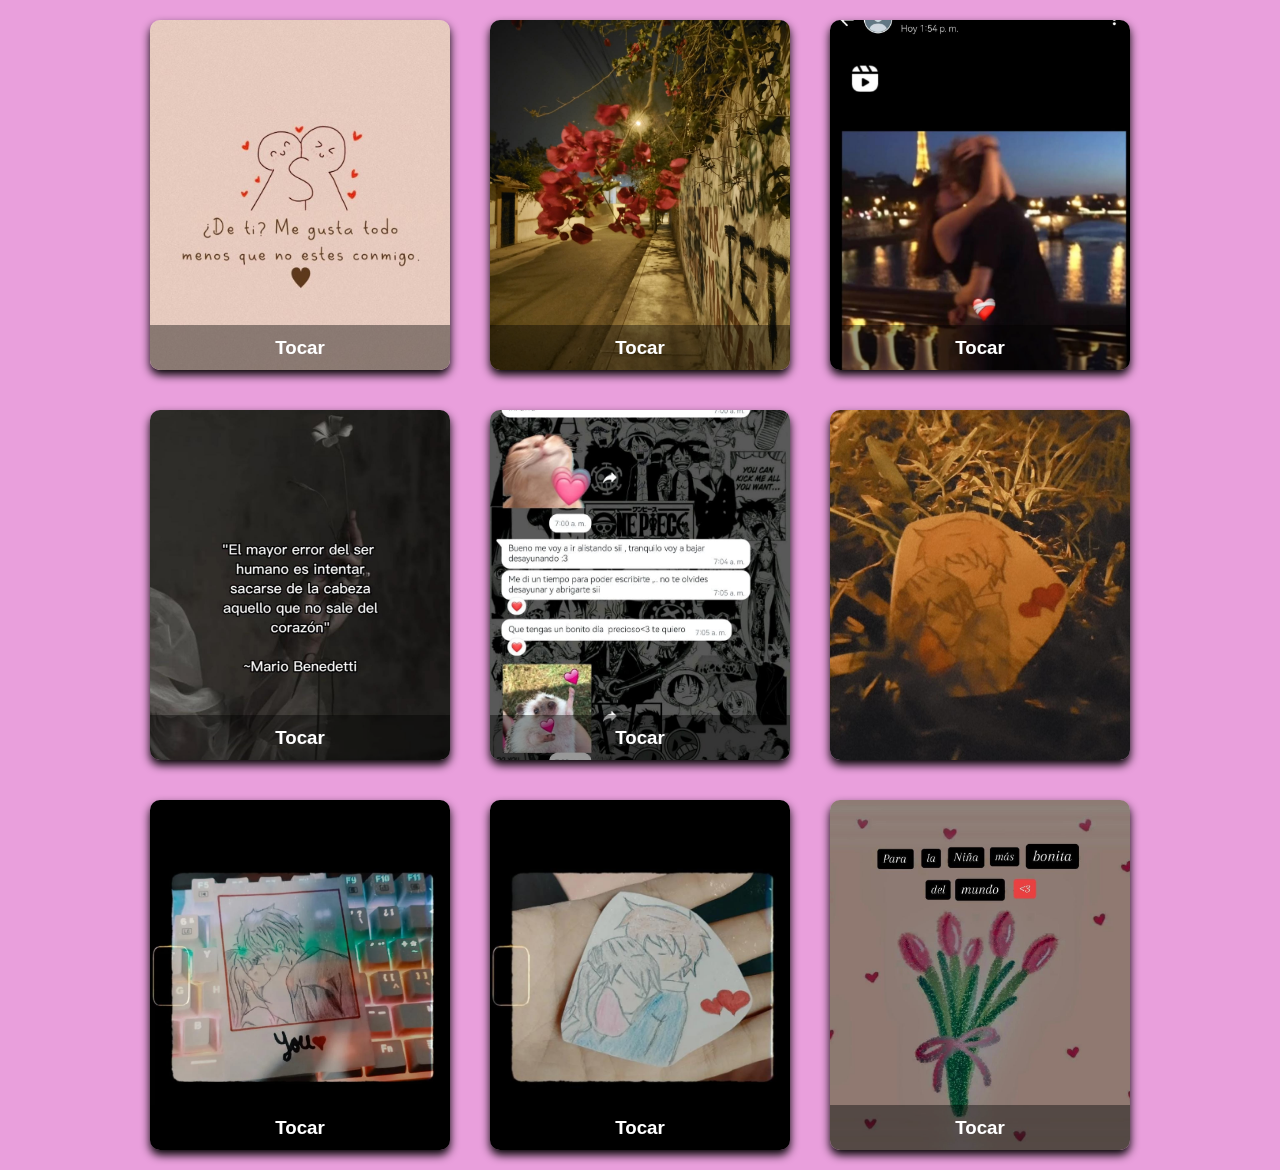
<file: index.html>
<!DOCTYPE html>
<html lang="en">
<head>
    <meta charset="UTF-8">
    <meta http-equiv="X-UA-Compatible" content="IE=edge">
    <meta name="viewport" content="width=device-width, initial-scale=1.0">
    <link rel="shortcut icon" href="./favorito.png" type="image/x-icon">
    <title>Eliana <3 </title>
    <link rel="stylesheet" href="styles.css">
</head>
<body>
    <div class="card">
        <div class="face front">
            <img src="./4.jpeg" alt="">
            <h3>Tocar</h3>
        </div>
        <div class="face back">
            
            <p>No creo que llegues a ver esto, pero de todas formas lo dejare aquí, no se lo que estes pasando pero estas contando con mi apoyo como siempre lo haz tenido todos los dias me quedo pensando en la nada y me da ansiedad pensar en ti porque eres mi mejor amiga pero me ilusione tanto a esa probabilidad de tener algo mas que al ser rechazado me hizo demasiado daño, casi me mata la desesperación de la noche siguiente.</p>
            
        </div>
    </div>
    <div class="card">
        <div class="face front">
            <img src="./5.jpeg" alt="">
            <h3>Tocar</h3>
        </div>
        <div class="face back">
            
            <p>Pensando que tenia la culpa de no poder decirte eso antes, fui demasiado cobarde, pero créeme que te quiero demasiado eres por lo que tanto tiempo no supe lo que se sentia estar "Feliz" cada día que nos podiamos ver eran los mejores para mí me sentia tan libre estar a tu lado que queria hacerlo siempre.</p>
           
        </div>
    </div>
    <div class="card">
        <div class="face front">
            <img src="./6.jpeg" alt="">
            <h3>Tocar</h3>
        </div>
        <div class="face back">
            
            <p>Quiza parezca muy egoista de mi parte solo pensar en mí, pero te veia tan feliz que creí que tambien querias tener algo conmigo quisa si tuviste la intención pero no lo hemos podido llevar a cabo. Eli eres y siempre seras alguien muy especial para mí tanto es ese sentimiento por ti que yo.....</p>
            
        </div>
    </div>
    <div class="card">
        <div class="face front">
            <img src="./7.jpeg" alt="">
            <h3>Tocar</h3>
        </div>
        <div class="face back">
            
            <p>No me daré por vencido y seguire luchando por ese "Nosotros" no se cuanto me cueste, estare contigo en las buenas y en las malas como siempre lo estuve tendras mi apoyo en todo sere tu mejor amigo pero tambien tengo la esperanza de algun día poder tenerte en mis brazos, poder besarte, y protegerte como mi mayor tesoro porque eres mucho más que eso.</p>
            
        </div>
    </div>
    <div class="card">
        <div class="face front">
            <img src="./9.jpeg" alt="">
            <h3>Tocar</h3>
        </div>
        <div class="face back">
            
            <p>Tenemos 5 años de amistad que no me gustaria perderlo, te quiero bastante Eli capaz no soy la persona mas atractiva, pero me esforzare en ser esa persona que te haga feliz y siempre te saque una sonrisa porque me encanta verte sonreir, se que tienes un pequeño cariño hacia mi a pesar de ser fria siempre me demostraste amor y eso no se puede borrar de una día para otro.</p>
            
        </div>
    </div>
    <div class="card">
        <div class="face front">
            <img src="./8.jpeg" alt="">
            
        </div>
        <div class="face back">
         
            <p>No soy un niño, soy un hombre que lucha por sus sueños y en mis sueños estas tú. Los días, semanas, meses, años pasan volando y no dejare de esforzarme para tenerte porque si algo me enseño la vida es a no rendirme y seguir adelante, se que tus sentimientos hacia mi no terminaron se que aun siguen ahí y como lo dije antes esperare el tiempo que sea necesario mientras hago eso seguire siendo tu mejor amigo "Mariana y Rivers" te quiero mucho Eli no lo olvides<3 </p>
        </div>
    </div>
    <div class="card">
        <div class="face front">
            <img src="./2.jpeg" alt="">
            <h3>Tocar</h3>
        </div>
        <div class="face back">
            <h3>Dos Segundos</h3>
            <p>Aunque dos segundos parecen poco tiempo, a mi siempre me han rendido, en dos segundos puedo darte un beso en la frente, o decir que te quiero mientras te veo sonrojarte, en dos segundos puedo enredar mis dedos en tu cabello, mientras contemplo tu belleza, en dos segundos se puede mejorar el día, si los invierto en ti.</p>
            <div class="link">
            </div>
        </div>
    </div>

    <div class="card">
        <div class="face front">
            <img src="./1.jpeg" alt="">
            <h3>Tocar</h3>
        </div>
        <div class="face back">
            <h3>Mi Mundo</h3>
            <p>No sé tu, pero yo quisiera llevarte a muchos lugares y ver tu linda sonrisa opacando paisajes, atardeceres y la magia de muchos pueblitos. En pocas palabras, yo quiero que seas el centro de mi universo al menos en esta vida.</p>
            <div class="link">
            </div>
        </div>
    </div>

    <div class="card">
        <div class="face front">
            <img src="./3.jpeg" alt="">
            <h3>Tocar</h3>
        </div>
        <div class="face back">
            <h3>Tú</h3>
            <p>Créeme, eres lo más bonito que ha llegado a mi vida. Quizás tú no lo sientas de la misma manera, pero aún así me alegra haberte conocido. Me alegra pasar tiempo contigo, escuchar tu voz, tu risa. Me alegra tenerte en mi vida.</p>
            <div class="link">
                <a href="./declaracion.html">Toca aquí</a>
            </div>
        </div>
    </div>
    
    
    
</body>
</html>
</file>
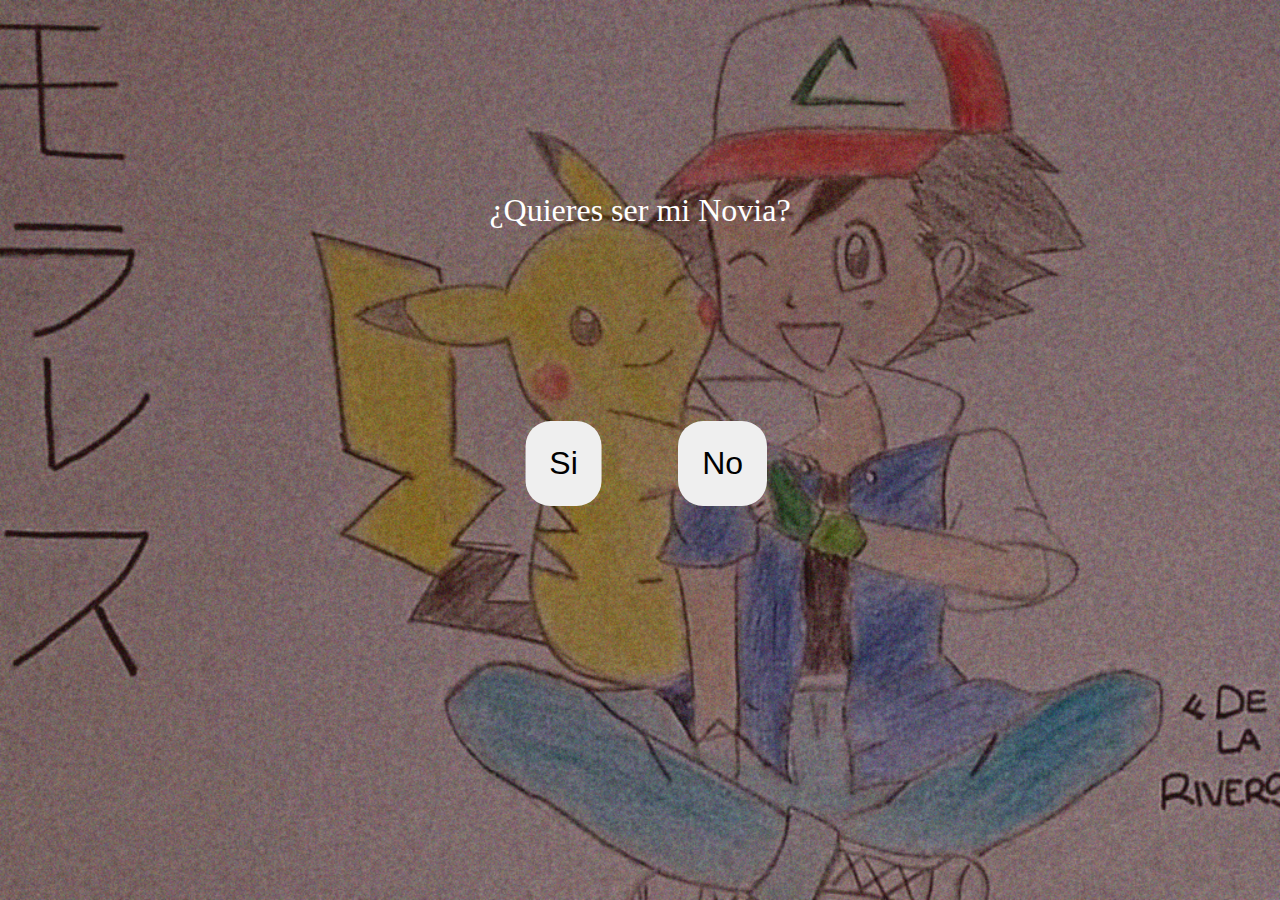
<file: declaracion.html>
<!DOCTYPE html>
<html lang="es">
<head>
    <meta charset="UTF-8">
    <meta http-equiv="X-UA-Compatible" content="IE=edge">
    <meta name="viewport" content="width=device-width, initial-scale=1.0">
    <link rel="shortcut icon" href="./favorito.png" type="image/x-icon">
    <title>Eliana <3 </title>
    <link rel="stylesheet" href="estilos.css">
</head>
<body>

    <div class="contenedor">
        <p>¿Quieres ser mi Novia?</p>
        <button id="yesBtn">Si</button>
        <button id="noBtn">No</button>
    </div>
    <script src="index.js"></script>

</body>
</html>
</file>
<file: styles.css>
* {
    margin: 0;
    padding: 0;
    box-sizing: border-box;
    font-family: sans-serif;
}

body {
    display: flex;
    flex-wrap: wrap;
    align-items: center;
    justify-content: center;
    min-height: 100vh;
    background: rgb(233, 159, 220);
}


.card {
    position: relative;
    width: 300px;
    height: 350px;
    margin: 20px;
}

.card .face {
    position: absolute;
    width: 100%;
    height: 100%;
    backface-visibility: hidden;
    border-radius: 10px;
    overflow: hidden;
    transition: .5s;
}

.card .front {
    transform: perspective(600px) rotateY(0deg);
    box-shadow: 0 5px 10px #000;
}

.card .front img {
    position: absolute;
    width: 100%;
    height: 100%;
    object-fit: cover;
}

.card .front h3 {
    position: absolute;
    bottom: 0;
    width: 100%;
    height: 45px;
    line-height: 45px;
    color: #fff;
    background: rgba(0,0,0,.4);
    text-align: center;
}

.card .back {
    transform: perspective(600px) rotateY(180deg);
    background: rgb(255, 187, 109);
    padding: 15px;
    color: #f3f3f3;
    display: flex;
    flex-direction: column;
    justify-content: space-between;
    text-align: center;
    box-shadow: 0 5px 10px #000;
}

.card .back .link {
    border-top: solid 1px #f3f3f3;
    height: 50px;
    line-height: 50px;
}

.card .back .link a {
    color: #f3f3f3;
}

.card .back h3 {
    font-size: 30px;
    margin-top: 20px;
    letter-spacing: 2px;
}

.card .back p {
    letter-spacing: 1px;
} 

.card:hover .front {
    transform: perspective(600px) rotateY(180deg);
}

.card:hover .back {
    transform: perspective(600px) rotateY(360deg);
}
</file>
<file: estilos.css>
*{
    margin: 0;
}
body{
    
}
.contenedor{
    background-image: url(./WhatsApp\ Image\ 2023-05-28\ at\ 11.13.08\ PM.jpeg);
    /* background: rgb(255, 124, 124); */
    background-position: center;
    width: 100vw;
    height: 100vh;
    text-align: center;
    background-repeat: no-repeat;
    background-size: cover;
}

p{
    color: white;
    font-size: xx-large;
    padding: 15%;
}

button{
    border: none;
    border-radius: 25px;
    font-size: xx-large;
    padding: 0.75em;
}

#yesBtn{
    transform: translate(-100%,0);
}

#noBtn{
    position: absolute;
}
</file>
